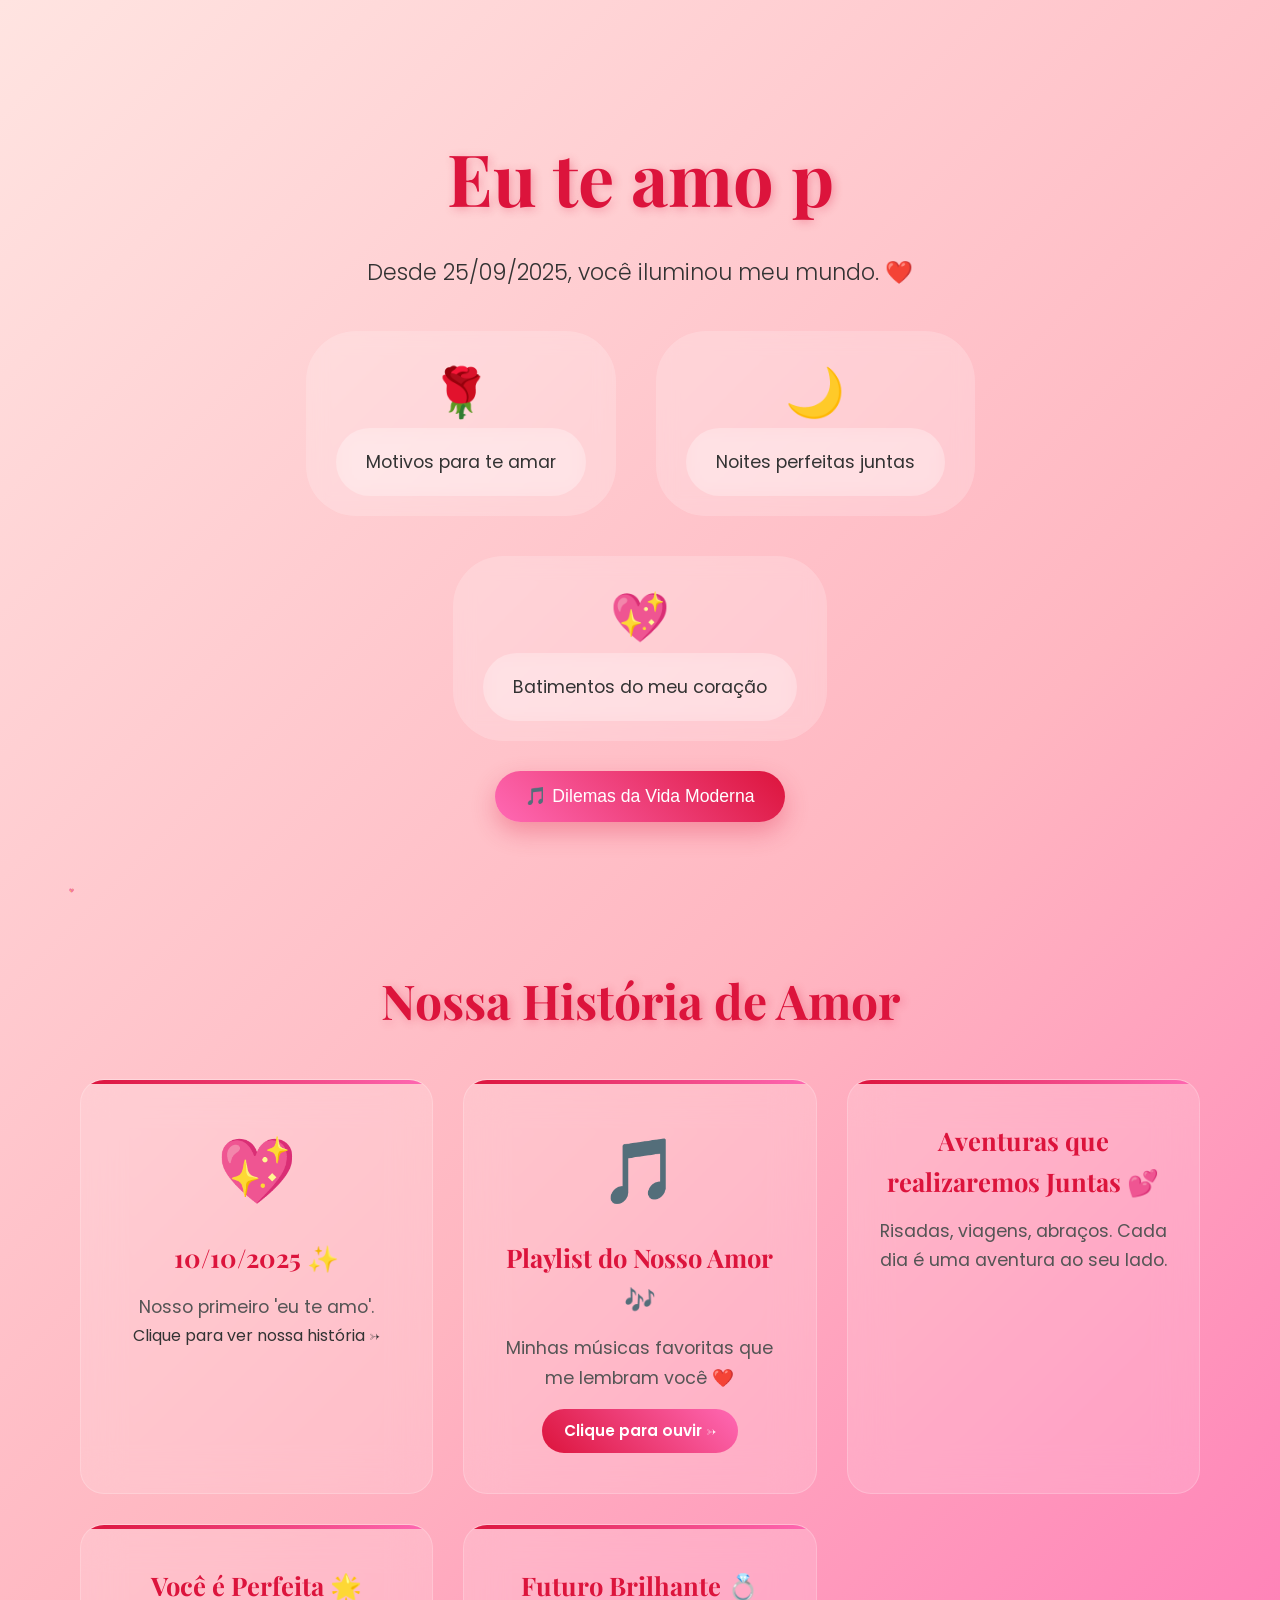
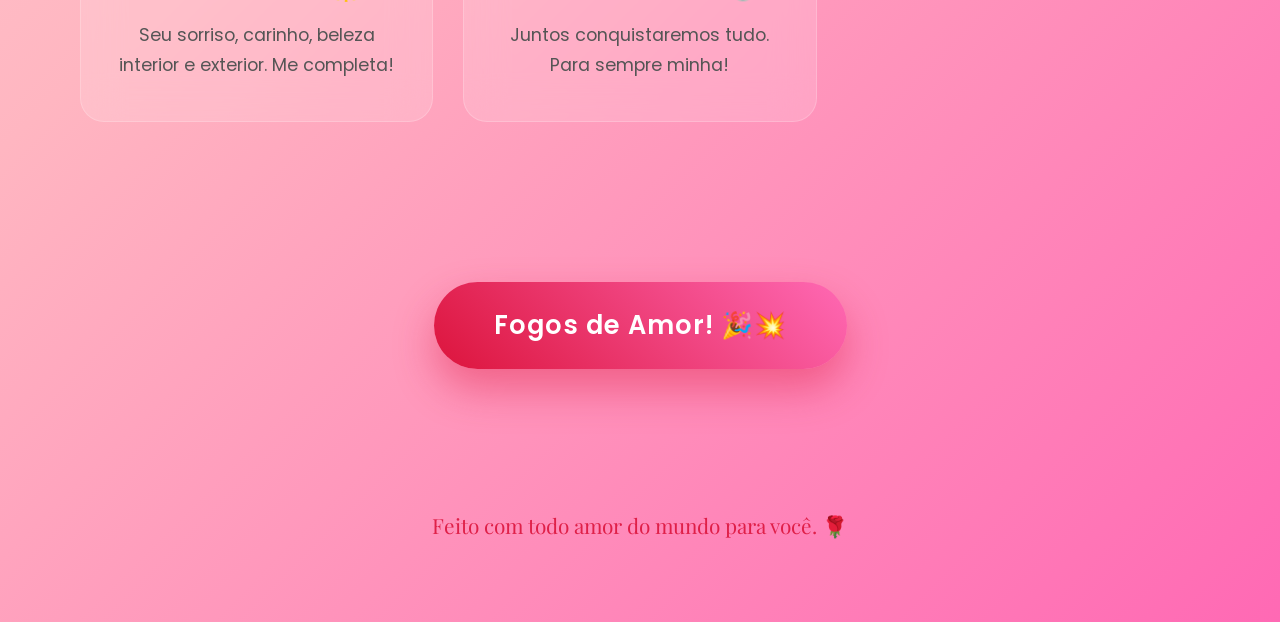
<file: index.html>
<!DOCTYPE html>
<html lang="pt-BR">
<head>
    <meta charset="UTF-8">
    <meta name="viewport" content="width=device-width, initial-scale=1.0">
    <title>Para Minha Namorada Amada ❤️</title>
    <link href="https://fonts.googleapis.com/css2?family=Playfair+Display:wght@400;700&family=Poppins:wght@300;400;600&display=swap" rel="stylesheet">
    <link rel="stylesheet" href="style.css">
</head>
<body>
    <canvas id="canvas"></canvas>
    <div class="container">
        <!-- Hero - Interactive stats -->
        <section class="hero">
            <div class="hero-content">
                <h1 class="typing-effect">Eu te amo para sempre! 💕</h1>
                <p class="hero-subtitle">Desde 25/09/2025, você iluminou meu mundo. ❤️</p>
                <div class="hero-stats">
                    <div class="stat-card" data-hover="Mil motivos para te amar cada dia mais...">
                        <span>🌹</span>
                        <div>Motivos para te amar</div>
                    </div>
                    <div class="stat-card" data-hover="Cada noite com você é perfeita, minha princesa 🌙">
                        <span>🌙</span>
                        <div>Noites perfeitas juntas</div>
                    </div>
                    <div class="stat-card" data-hover="Meu coração bate mais forte por você 💖">
                        <span>💖</span>
                        <div>Batimentos do meu coração</div>
                    </div>
                </div>
            </div>
            <button id="music-toggle" class="music-btn">🎵 Dilemas da Vida Moderna</button>
        </section>

        <!-- Love Story -->
        <section class="love-story">
            <h2 class="section-title">Nossa História de Amor</h2>
            <div class="story-grid">
                <a href="nosso-inicio.html" class="story-card inicio-link">
                    <div class="heart-icon">💖</div>
                    <h3>10/10/2025 ✨</h3>
                    <p>Nosso primeiro 'eu te amo'.</p>
                    <span class="click-hint">Clique para ver nossa história →</span>
                </a>
                
                <!-- Playlist Card - Clickable -->
                <a href="playlist-carol-biazin.html" class="story-card playlist-link" id="playlist-link-card">
                    <div class="music-icon">🎵</div>
                    <h3>Playlist do Nosso Amor 🎶</h3>
                    <p>Minhas músicas favoritas que me lembram você ❤️</p>
                    <span class="click-hint">Clique para ouvir →</span>
                </a>

                <div class="story-card">
                    <h3>Aventuras que realizaremos Juntas 💕</h3>
                    <p>Risadas, viagens, abraços. Cada dia é uma aventura ao seu lado.</p>
                </div>

                <div class="story-card">
                    <h3>Você é Perfeita 🌟</h3>
                    <p>Seu sorriso, carinho, beleza interior e exterior. Me completa!</p>
                </div>

                <div class="story-card">
                    <h3>Futuro Brilhante 💍</h3>
                    <p>Juntos conquistaremos tudo. Para sempre minha!</p>
                </div>

            </div>
        </section>

        <!-- CTA -->
        <section class="cta">
            <button id="confetti-btn">Fogos de Amor! 🎉💥</button>
        </section>

        <footer>
            <p>Feito com todo amor do mundo para você. 🌹</p>
        </footer>
    </div>
    <script src="script.js"></script>
</body>
</html>
</file>
<file: style.css>
* { margin: 0; padding: 0; box-sizing: border-box; } body { font-family: 'Poppins', 'Playfair Display', serif; overflow-x: hidden; background: linear-gradient(135deg, #FFE4E1 0%, #FFB6C1 50%, #FF69B4 100%); min-height: 100vh; position: relative; line-height: 1.6; color: #333; } .container { position: relative; z-index: 2; max-width: 1200px; margin: 0 auto; padding: 20px; } #canvas { position: fixed; top: 0; left: 0; width: 100%; height: 100%; z-index: 1; pointer-events: none; } .hero { padding: 100px 20px 80px; text-align: center; } .hero-content { max-width: 800px; margin: 0 auto; } .typing-effect { font-family: 'Playfair Display', serif; font-size: clamp(2.5rem, 8vw, 4.5rem); font-weight: 700; color: #DC143C; margin-bottom: 20px; text-shadow: 2px 2px 10px rgba(220,20,60,0.3); animation: glow 3s ease-in-out infinite alternate; } .hero-subtitle { font-size: 1.4rem; max-width: 600px; margin: 0 auto 40px; font-weight: 300; } .hero-stats { display: flex; justify-content: center; gap: 40px; flex-wrap: wrap; } .hero-stats div { background: rgba(255,255,255,0.2); padding: 20px 30px; border-radius: 50px; backdrop-filter: blur(10px); font-size: 1.1rem; } .hero-stats span { display: block; font-size: 3rem; font-family: 'Playfair Display', serif; color: #DC143C; } .music-btn { background: linear-gradient(45deg, #FF69B4, #DC143C); color: white; border: none; padding: 15px 30px; border-radius: 30px; font-size: 1.1rem; cursor: pointer; margin-top: 30px; box-shadow: 0 10px 25px rgba(220,20,60,0.3); transition: all 0.3s ease; } .music-btn:hover { transform: translateY(-3px); box-shadow: 0 15px 35px rgba(220,20,60,0.4); } @keyframes glow { from { filter: drop-shadow(0 0 20px #FFB6C1); } to { filter: drop-shadow(0 0 30px #DC143C); } } .section-title { font-family: 'Playfair Display', serif; font-size: clamp(2rem, 6vw, 3rem); color: #DC143C; text-align: center; margin: 60px 0 40px; text-shadow: 2px 2px 10px rgba(220,20,60,0.3); } .love-story { padding: 0 20px 80px; } .story-grid { display: grid; grid-template-columns: repeat(auto-fit, minmax(320px, 1fr)); gap: 30px; max-width: 1200px; margin: 0 auto; } .story-card { background: rgba(255, 255, 255, 0.15); backdrop-filter: blur(20px); border-radius: 24px; padding: 40px 30px; border: 1px solid rgba(255,255,255,0.2); transition: all 0.4s ease; position: relative; overflow: hidden; text-align: center; cursor: pointer; } .playlist-card .playlist { margin-top: 20px; padding: 20px; background: rgba(255,255,255,0.1); border-radius: 16px; max-height: 0; overflow: hidden; transition: all 0.4s ease; } .playlist-card.expanded .playlist { max-height: 400px; } .playlist-item { display: flex; justify-content: space-between; align-items: center; padding: 12px 0; border-bottom: 1px solid rgba(255,255,255,0.1); } .playlist-item.active { background: rgba(220,20,60,0.2); border-radius: 8px; padding: 12px 16px; } .play-btn { background: #DC143C; color: white; border: none; border-radius: 50%; width: 40px; height: 40px; cursor: pointer; font-size: 1rem; transition: all 0.3s ease; } .play-btn:hover { transform: scale(1.1); box-shadow: 0 5px 15px rgba(220,20,60,0.4); } .hidden { display: none; } .story-card::before { content: ''; position: absolute; top: 0; left: 0; right: 0; height: 4px; background: linear-gradient(90deg, #DC143C, #FF69B4); } .story-card:hover { transform: translateY(-10px); box-shadow: 0 30px 60px rgba(220,20,60,0.3); background: rgba(255, 255, 255, 0.25); } .story-card img { width: 100%; height: 200px; object-fit: cover; border-radius: 16px; margin-bottom: 20px; box-shadow: 0 10px 30px rgba(0,0,0,0.2); } .story-card h3 { font-family: 'Playfair Display', serif; color: #DC143C; font-size: 1.6rem; margin-bottom: 15px; } .story-card p { font-size: 1.1rem; color: #555; line-height: 1.7; } .music-note { font-size: 5rem; margin-bottom: 20px; animation: bounce 2s infinite; } @keyframes bounce { 0%, 20%, 50%, 80%, 100% { transform: translateY(0); } 40% { transform: translateY(-10px); } 60% { transform: translateY(-5px); } } .story-card.full { grid-column: 1 / -1; } .story-card.full ul { text-align: left; list-style: none; font-size: 1.1rem; } .story-card.full li { margin: 12px 0; padding-left: 25px; position: relative; } .story-card.full li::before { content: '💖'; position: absolute; left: 0; top: 2px; } .cta { padding: 80px 20px; text-align: center; } #confetti-btn { font-family: 'Poppins', sans-serif; font-size: clamp(1.2rem, 4vw, 1.6rem); font-weight: 600; background: linear-gradient(45deg, #DC143C, #FF69B4); color: white; border: none; padding: 24px 60px; border-radius: 60px; cursor: pointer; box-shadow: 0 20px 40px rgba(220, 20, 60, 0.4); transition: all 0.4s cubic-bezier(0.4, 0, 0.2, 1); animation: pulse 2s infinite; letter-spacing: 1px; position: relative; overflow: hidden; } #confetti-btn::before { content: ''; position: absolute; top: 0; left: -100%; width: 100%; height: 100%; background: linear-gradient(90deg, transparent, rgba(255,255,255,0.3), transparent); transition: left 0.6s; } #confetti-btn:hover::before { left: 100%; } #confetti-btn:hover { transform: translateY(-8px) scale(1.05); box-shadow: 0 30px 60px rgba(220, 20, 60, 0.6); } @keyframes pulse { 0% { transform: scale(1); } 50% { transform: scale(1.05); } 100% { transform: scale(1); } } footer { padding: 60px 20px; text-align: center; font-family: 'Playfair Display', serif; color: #DC143C; font-size: 1.3rem; opacity: 0.9; } @media (max-width: 768px) { .story-grid { grid-template-columns: 1fr; gap: 20px; } .hero-stats { flex-direction: column; gap: 20px; } .hero-stats div { padding: 15px 20px; } .container { padding: 10px; } /* ───────────────────────── */ /* BOTÕES GERAIS */ /* ───────────────────────── */ button { transition: all 0.25s ease; font-family: 'Poppins', sans-serif; } /* ───────────────────────── */ /* BOTÃO PRINCIPAL 🎵 */ /* ───────────────────────── */ #music-toggle { background: linear-gradient(45deg, #FF69B4, #DC143C); border: none; padding: 12px 20px; border-radius: 30px; color: white; font-weight: 600; cursor: pointer; box-shadow: 0 10px 30px rgba(220,20,60,0.5); } #music-toggle:hover { transform: translateY(-2px) scale(1.05); box-shadow: 0 0 25px rgba(255,105,180,0.9); } #music-toggle.playing { animation: pulse 1.2s infinite; } @keyframes pulse { 0% { box-shadow: 0 0 0 0 rgba(255,105,180,0.6); } 70% { box-shadow: 0 0 0 15px rgba(255,105,180,0); } 100% { box-shadow: 0 0 0 0 rgba(255,105,180,0); } } /* ───────────────────────── */ /* BOTÕES PLAY (▶) */ /* ───────────────────────── */ .play-btn { background: linear-gradient(45deg, #FF1493, #DC143C); border: none; color: white; border-radius: 50%; width: 42px; height: 42px; cursor: pointer; box-shadow: 0 6px 18px rgba(220,20,60,0.4); position: relative; overflow: hidden; } .play-btn:hover { transform: scale(1.15); box-shadow: 0 0 20px rgba(255,105,180,0.9); } /* ───────────────────────── */ /* BOTÕES PLAYER */ /* ───────────────────────── */ .control-btn { background: rgba(255,105,180,0.2); border: 1px solid rgba(255,105,180,0.3); color: #FFB6C1; border-radius: 50%; width: 42px; height: 42px; cursor: pointer; } .control-btn:hover { background: rgba(220,20,60,0.4); transform: scale(1.1); } /* BOTÃO PRINCIPAL PLAY */ .main-btn { width: 55px; height: 55px; border-radius: 50%; border: none; background: linear-gradient(45deg, #DC143C, #FF69B4); color: white; font-size: 1.2rem; cursor: pointer; box-shadow: 0 8px 25px rgba(220,20,60,0.6); } .main-btn:hover { transform: scale(1.15); } /* 🔥 BOTÃO FECHAR PADRÃO */ .close-btn { background: rgba(255,105,180,0.2); border: 1px solid rgba(255,105,180,0.3); color: #FFB6C1; border-radius: 50%; width: 36px; height: 36px; cursor: pointer; font-size: 1rem; } .close-btn:hover { background: rgba(220,20,60,0.4); transform: scale(1.1) rotate(90deg); } /* ───────────────────────── */ /* PLAYLIST */ /* ───────────────────────── */ .music-item { padding: 6px; cursor: pointer; border-radius: 8px; transition: 0.2s; } .music-item:hover { background: rgba(255,105,180,0.2); } } 

/* ───────────────────────── */
/* INICIO LINK CARD */
/* ───────────────────────── */
.inicio-link {
    display: block;
    text-decoration: none !important;
    color: inherit;
}

.inicio-link .heart-icon {
    font-size: 4rem;
    margin-bottom: 15px;
    animation: heartPulse 2s ease-in-out infinite;
    display: inline-block;
}

@keyframes heartPulse {
    0%, 100% { transform: scale(1) rotate(-5deg); }
    50% { transform: scale(1.1) rotate(5deg); }
}

.inicio-link:hover {
    transform: translateY(-10px);
    box-shadow: 0 30px 60px rgba(220,20,60,0.4);
}

.inicio-link:hover .click-hint {
    transform: scale(1.1);
    box-shadow: 0 8px 25px rgba(220,20,60,0.5);
}

/* ───────────────────────── */
/* PLAYLIST LINK CARD */
/* ───────────────────────── */
.playlist-link {
    display: block;
    text-decoration: none !important;
    color: inherit;
}

.playlist-link .music-icon {
    font-size: 4rem;
    margin-bottom: 15px;
    animation: musicPulse 2s ease-in-out infinite;
    display: inline-block;
}

@keyframes musicPulse {
    0%, 100% { transform: scale(1) rotate(-5deg); }
    50% { transform: scale(1.1) rotate(5deg); }
}

.playlist-link .click-hint {
    display: inline-block;
    margin-top: 15px;
    padding: 10px 22px;
    background: linear-gradient(45deg, #DC143C, #FF69B4);
    border-radius: 25px;
    font-size: 0.95rem;
    font-weight: 600;
    color: white;
    transition: all 0.3s ease;
}

.playlist-link:hover {
    transform: translateY(-10px);
    box-shadow: 0 30px 60px rgba(220,20,60,0.4);
}

.playlist-link:hover .click-hint {
    transform: scale(1.1);
    box-shadow: 0 8px 25px rgba(220,20,60,0.5);
}
</file>
